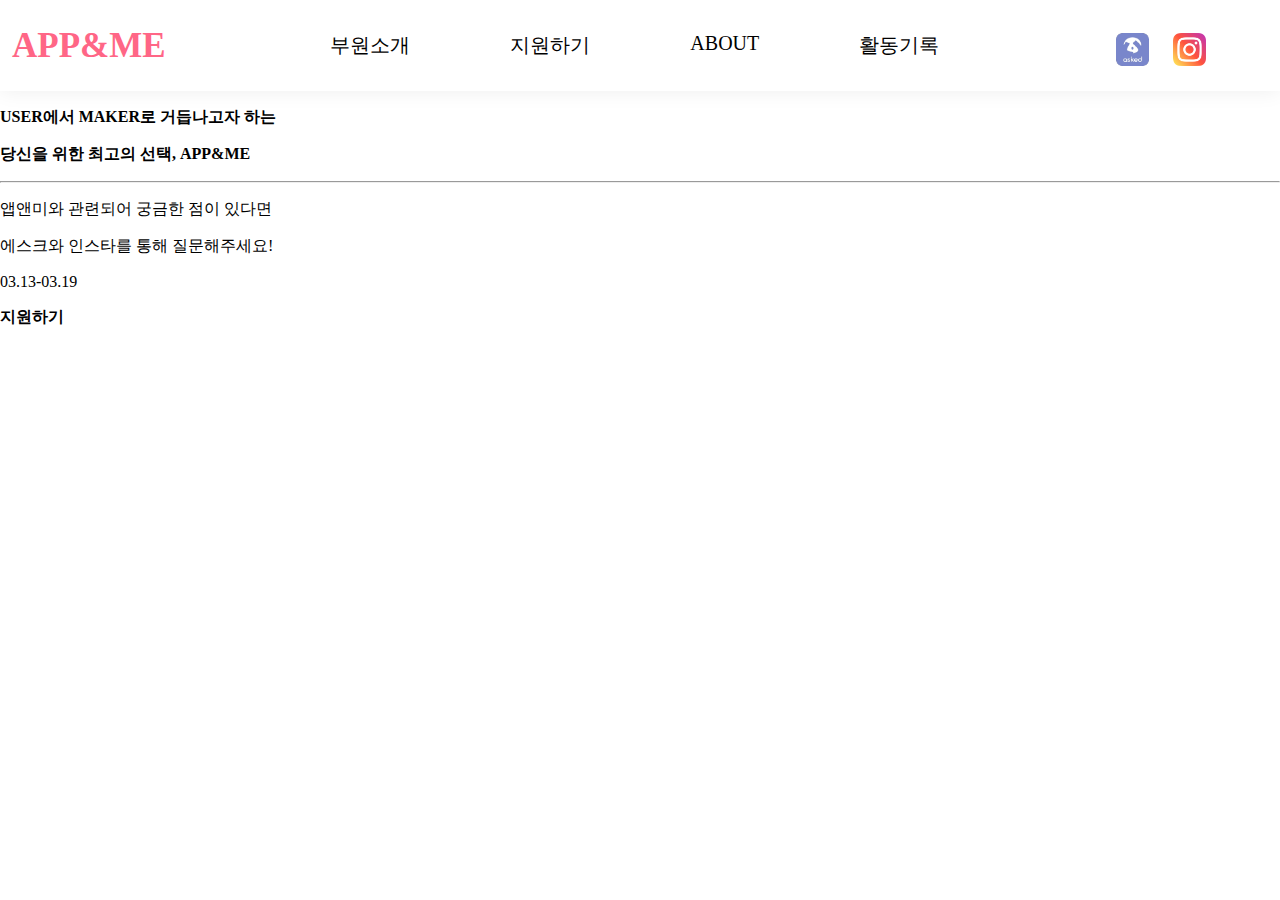
<file: index.html>
<!DOCTYPE html>
<html lang="en">
<head>
    <meta charset="UTF-8">
    <meta http-equiv="X-UA-Compatible" content="IE=edge">
    <meta name="viewport" content="width=device-width, initial-scale=1.0">
    <link rel="website icon" type="png" href="img/logo.png" />
    <!-- Boxicons -->
    <link href='https://unpkg.com/boxicons@2.1.2/css/boxicons.min.css' rel='stylesheet'>
    <link rel="stylesheet" href="css/index.css">
    <link rel="stylesheet" href="css/nav.css">
    <title>App & Me</title>
    <script src="index.js" defer></script>
</head>
<body>
    <header>
        <nav class="navbar">
            <div class="navbar_logo">
                <a class="logo-a" href="index.html">APP&ME</a>
            </div>
            <ul class="navbar-menu">
                <li><a href="members_10th.html">부원소개</a></li>
                <li><a href="apply.html">지원하기</a></li>
                <li><a href="about.html">ABOUT</a></li>
                <li><a href="activities.html">활동기록</a></li>
            </ul>
            <ul class="menus">
                <li><a href="https://asked.kr/AppandMe"><img src="img/ask.png" alt="ask"></a></li>
                <li><a href="https://instagram.com/app_and_me?igshid=NTdlMDg3MTY="><img class="ins" src="img/instagram.png" alt="instagram"></a></li>
            </ul>
            <a href="#" class="navbar_toogle">
                <i class='bx bx-menu'></i>
            </a>
        </nav>
    </header>
    
    <div class="main">
        <div class="img">
            <div class="title">
                <p class="first" style="font-weight: bold;">USER에서 MAKER로 거듭나고자 하는</p>
                <p class="first" style="font-weight: bold; margin-top: 1%;">당신을 위한 최고의 선택, APP&ME</p>
                <hr>
                <p class="sub">앱앤미와 관련되어 궁금한 점이 있다면</p>
                <p class="sub">에스크와 인스타를 통해 질문해주세요!</p>
                <p class="date">03.13-03.19</p>
                <div onclick="location.href='apply.html'" class="apply" style="cursor: pointer; font-weight: bold;">
                    지원하기
                </div>
            </div>
        </div>
    </div>
</body>
</html>
</file>
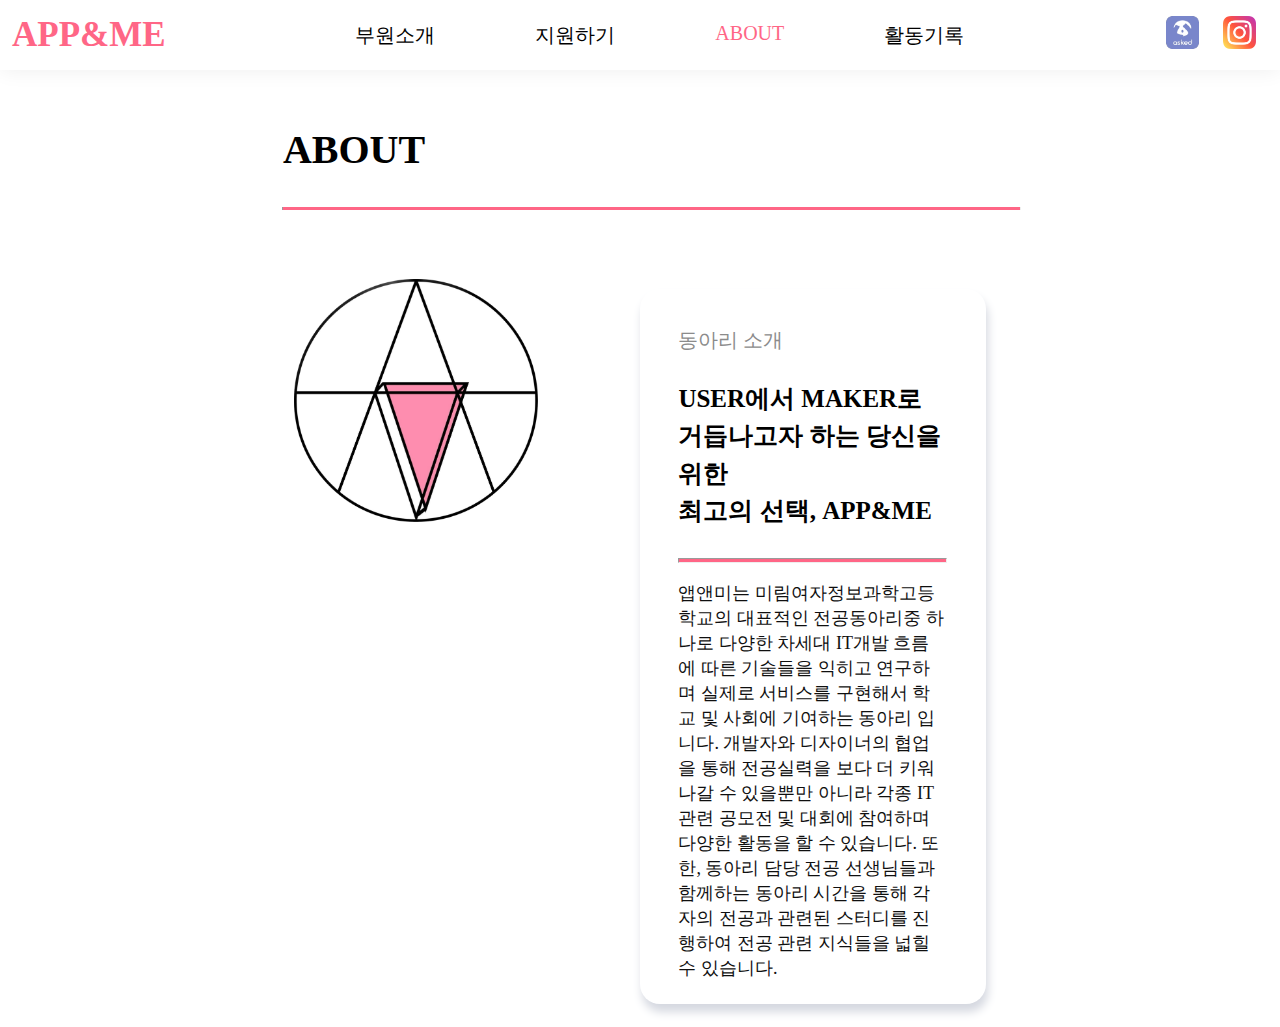
<file: about.html>
<!DOCTYPE html>
<html>
    <head>
        <meta charset="UTF-8">
        <meta http-equiv="X-UA-Compatible" content="IE=edge">
        <meta name="viewport" content="width=device-width, initial-scale=1.0">
        <link rel="website icon" type="png" href="img/logo.png" />
        <!-- Boxicons -->
        <link href='https://unpkg.com/boxicons@2.1.2/css/boxicons.min.css' rel='stylesheet'>
        <link rel="stylesheet" href="css/about.css">
        <link rel="stylesheet" href="css/nav.css">
        <script src="index.js" defer></script>
        <title>APP & ME</title>
    </head>

    <body>
        <header>
            <nav class="navbar">
                <div class="navbar_logo">
                    <a class="logo-a" href="index.html">APP&ME</a>
                </div>
                <ul class="navbar-menu">
                    <li><a href="members_10th.html">부원소개</a></li>
                    <li><a href="apply.html">지원하기</a></li>
                    <li><a style="color: #FF6686;" href="about.html">ABOUT</a></li>
                    <li><a href="activities.html">활동기록</a></li>
                </ul>
                <ul class="menus">
                    <li><a href="https://asked.kr/AppandMe"><img src="img/ask.png" alt="ask"></a></li>
                    <li><a href="https://instagram.com/app_and_me?igshid=NTdlMDg3MTY="><img class="ins" src="img/instagram.png" alt="instagram"></a></li>
                </ul>
                <a href="#" class="navbar_toogle">
                    <i class='bx bx-menu'></i>
                </a>
            </nav>
        </header>
        <div class="margin">
            <div class="box1">
              <div class="about">ABOUT</div>
              <center>
                <hr>
              </center><br>
              <div class="title_contents"><img src="/img/logo.png" alt=""></div>
            </div>
            <div class="box2">
              <div class="title">동아리 소개</div><br>
              <div class="subtitle">USER에서 MAKER로<br>거듭나고자 하는 당신을 위한<br>최고의 선택, APP&ME</div><br>
              <hr><br>
              <div class="contents">
                <p>
                  앱앤미는 미림여자정보과학고등학교의 대표적인 전공동아리중 하나로 다양한 차세대 IT개발 흐름에 따른 기술들을 익히고 연구하며 실제로 서비스를 구현해서 학교 및 사회에 기여하는 동아리 입니다. 개발자와
                  디자이너의 협업을 통해 전공실력을 보다 더 키워나갈 수 있을뿐만 아니라 각종 IT관련 공모전 및 대회에 참여하며 다양한 활동을 할 수 있습니다. 또한, 동아리 담당 전공 선생님들과 함께하는 동아리
                  시간을 통해 각자의 전공과 관련된 스터디를 진행하여 전공 관련 지식들을 넓힐 수 있습니다.
                </p>
              </div>
            </div>
          </div>
    </body>
</html>
</file>
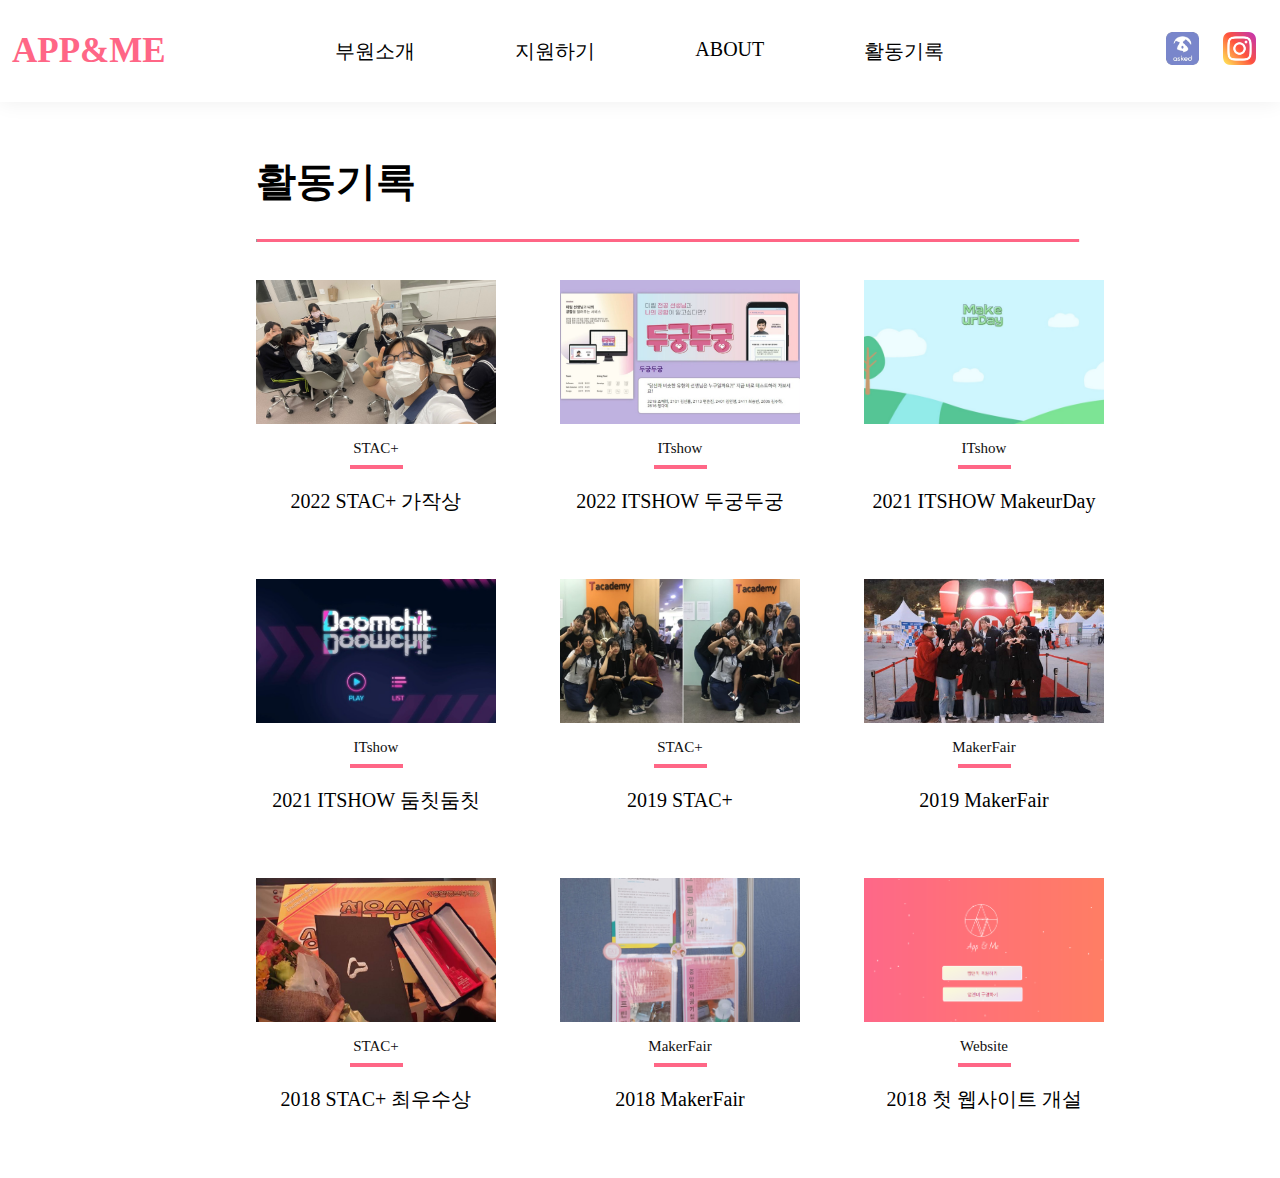
<file: activities.html>
<!DOCTYPE html>
<html>
    <head>
        <meta charset="UTF-8">
        <meta http-equiv="X-UA-Compatible" content="IE=edge">
        <meta name="viewport" content="width=device-width, initial-scale=1.0">
        <link rel="website icon" type="png" href="img/logo.png" />
        <!-- Boxicons -->
        <link href='https://unpkg.com/boxicons@2.1.2/css/boxicons.min.css' rel='stylesheet'>
        <link rel="stylesheet" href="css/activities.css">
        <link rel="stylesheet" href="css/nav.css">
        <script src="index.js" defer></script>
        <title>APP & ME</title>
    </head>

    <body>
        <header>
            <nav class="navbar">
                <div class="navbar_logo">
                    <a class="logo-a" href="index.html">APP&ME</a>
                </div>
                <ul class="navbar-menu">
                    <li><a href="members_10th.html">부원소개</a></li>
                    <li><a href="apply.html">지원하기</a></li>
                    <li><a href="about.html">ABOUT</a></li>
                    <li><a href="activities.html">활동기록</a></li>
                </ul>
                <ul class="menus">
                    <li><a href="https://asked.kr/AppandMe"><img src="img/ask.png" alt="ask"></a></li>
                    <li><a href="https://instagram.com/app_and_me?igshid=NTdlMDg3MTY="><img class="ins" src="img/instagram.png" alt="instagram"></a></li>
                </ul>
                <a href="#" class="navbar_toogle">
                    <i class='bx bx-menu'></i>
                </a>
            </nav>
        </header>

        <div class="margin">
            <div class = "title">활동기록</div>
            <hr id="title_hr">

            <div class="wrap">
                <article>
                    <div class="pic">
                        <img src="img\2022_STAC_가작상.jpg" alt="STAC">
                    </div>
                    <div class="subtitle">STAC+</div>
                    <hr>
                    <p>2022 STAC+ 가작상</p> 
                </article>

                <article>
                    <div class="pic">
                        <img src="img\2022_ITSHOW_두궁두궁.png" alt="ITSHOW">
                    </div>
                    <div class="subtitle">ITshow</div>
                    <hr>
                    <p>2022 ITSHOW 두궁두궁</p> 
                </article>

                <article>
                    <div class="pic">
                        <img src="img\makeurday.jpg" alt="ITSHOW">
                    </div>
                    <div class="subtitle">ITshow</div>
                    <hr>
                    <p>2021 ITSHOW MakeurDay</p> 
                </article>

                <article>
                    <div class="pic">
                        <img src="img\2021_ITSHOW_둠칫둠칫.png" alt="ITSHOW">
                    </div>
                    <div class="subtitle">ITshow</div>
                    <hr>
                    <p>2021 ITSHOW 둠칫둠칫</p> 
                </article>

                <article>
                    <div class="pic">
                        <img src="img\2019_STAC_1.png" alt="STAC">
                    </div>
                    <div class="subtitle">STAC+</div>
                    <hr>
                    <p>2019 STAC+</p> 
                </article>

                <article>
                    <div class="pic">
                        <img src="img\2019_메이커페어.png" alt="MakerFair">
                    </div>
                    <div class="subtitle">MakerFair</div>
                    <hr>
                    <p>2019 MakerFair</p> 
                </article>

                <article>
                    <div class="pic">
                        <img src="img\2018STAC_최우수상.png" alt="STAC">
                    </div>
                    <div class="subtitle">STAC+</div>
                    <hr>
                    <p>2018 STAC+ 최우수상</p> 
                </article>

                <article>
                    <div class="pic">
                        <img src="img\2018_메이커페어.png" alt="MakerFair">
                    </div>
                    <div class="subtitle">MakerFair</div>
                    <hr>
                    <p>2018 MakerFair</p> 
                </article>

                <article>
                    <div class="pic">
                        <img src="img\첫사이트개설.png" alt="applysite">
                    </div>
                    <div class="subtitle">Website</div>
                    <hr>
                    <p>2018 첫 웹사이트 개설</p> 
                </article>

            </div>
    </div>
    </body>
</html>
</file>
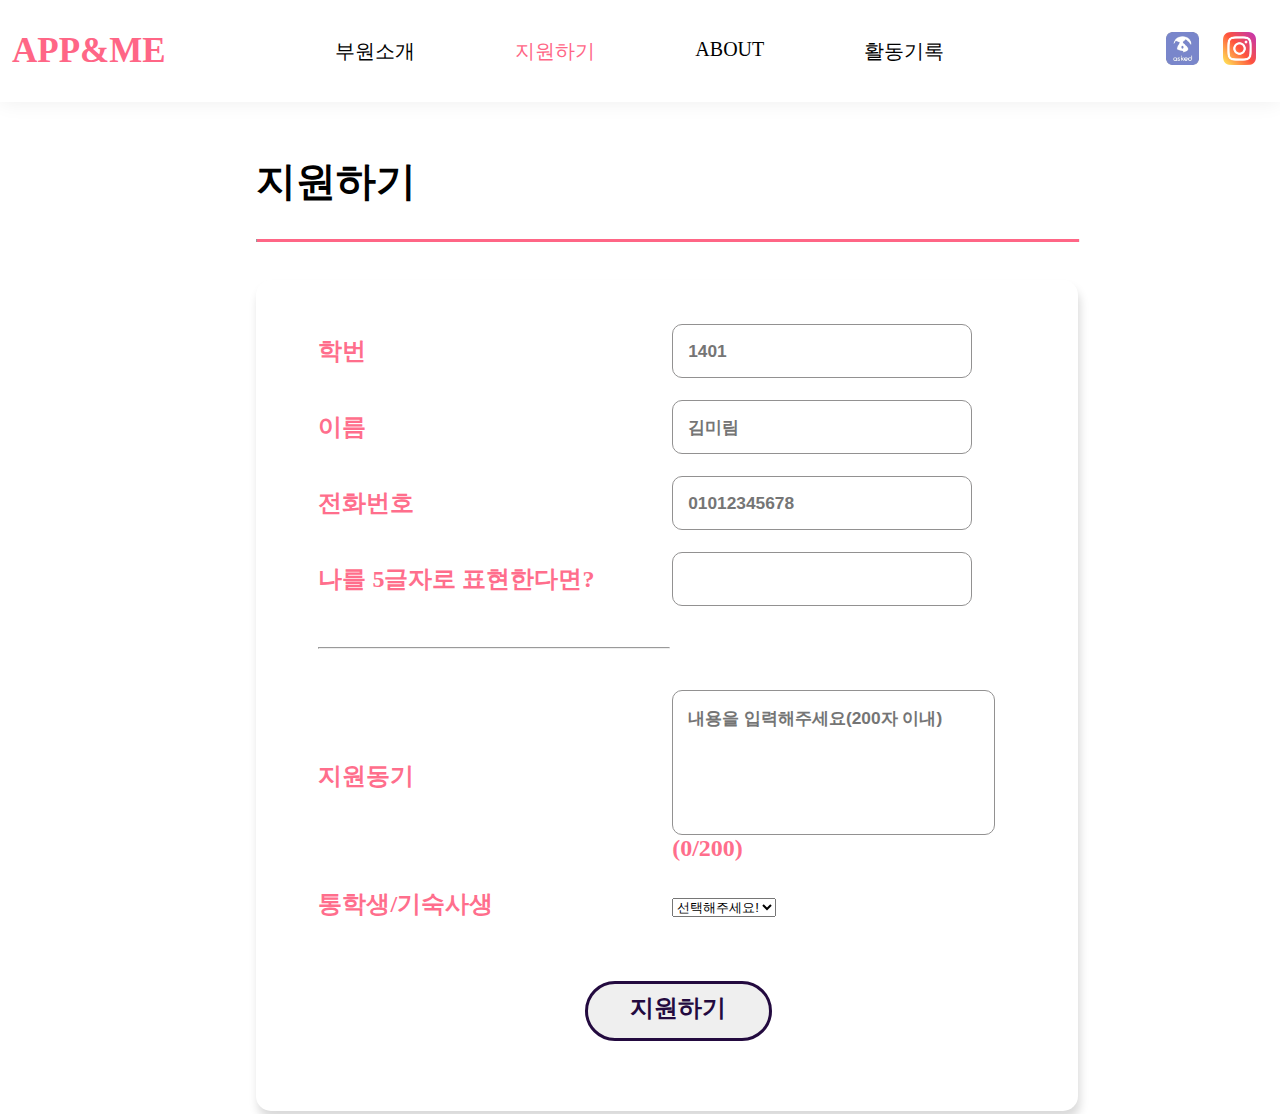
<file: apply.html>
<!DOCTYPE html>
<html lang="en">
<head>
    <meta charset="UTF-8">
    <meta http-equiv="X-UA-Compatible" content="IE=edge">
    <meta name="viewport" content="width=device-width, initial-scale=1.0">
    <link rel="website icon" type="png" href="img/logo.png" />
    <!-- Boxicons -->
    <link href='https://unpkg.com/boxicons@2.1.2/css/boxicons.min.css' rel='stylesheet'>
    <link rel="stylesheet" href="css/apply.css">
    <link rel="stylesheet" href="css/nav.css">
    <title>App & Me</title>
    <script src="index.js" defer></script>
</head>
<body>
    <header>
        <nav class="navbar">
            <div class="navbar_logo">
                <a class="logo-a" href="index.html">APP&ME</a>
            </div>
            <ul class="navbar-menu">
                <li><a href="members_10th.html">부원소개</a></li>
                <li><a style="color: #FF6686;" href="apply.html">지원하기</a></li>
                <li><a href="about.html">ABOUT</a></li>
                <li><a href="activities.html">활동기록</a></li>
            </ul>
            <ul class="menus">
                <li><a href="https://asked.kr/AppandMe"><img src="img/ask.png" alt="ask"></a></li>
                <li><a href="https://instagram.com/app_and_me?igshid=NTdlMDg3MTY="><img class="ins" src="img/instagram.png" alt="instagram"></a></li>
            </ul>
            <a href="#" class="navbar_toogle">
                <i class='bx bx-menu'></i>
            </a>
        </nav>
    </header>
    <div class="margin">
        <div class="title">지원하기</div>
        <hr id="title_hr">
    </div>
    <div class="margin">
        <center>
            <div class="box">
                    <form method="post" action="apply.php">
                        <table width="95%" class="list-table">
                            <tbody>
                                <tr class="content">
                                    <td>학번</td>
                                    <td><input type="text" id="hakbun" name="hakbun" placeholder="1401"></td>
                                </tr>
                                <tr class="content">
                                    <td>이름</td>
                                    <td><input type="text" id="name" name="name" placeholder="김미림"></td>
                                </tr>
                                <tr class="content">
                                    <td>전화번호</td>
                                    <td><input type="text" id="tel" name="tel" placeholder="01012345678"></td>
                                </tr>
                                <tr class="content">
                                    <td>나를 5글자로 표현한다면?</td>
                                    <td><input type="text" id="fiveme" name="fiveme" maxlength="5"></td>
                                </tr>
                                <tr>
                                    <td>
                                        <hr>
                                    </td>
                                </tr>
                                <tr class="content">
                                    <td>지원동기</td>
                                    <td colspan="2">
                                        <textarea name="content" id="text"  rows="6" placeholder="내용을 입력해주세요(200자 이내)"></textarea>
                                        <div id="text_cnt">(0/200)</div>
                                    </td>
                                </tr>
                                <tr class="content">
                                    <td>통학생/기숙사생</td>
                                    <td>
                                        <select name="region">
                                            <option value="기본">선택해주세요!</option>
                                            <option value="통학생">통학생</option>
                                            <option value="기숙사생">기숙사생</option>
                                        </select>
                                    </td>
                                </tr>
                            </tbody>
                        </table>
                        <input type="submit" class="apply" value="지원하기" onclick="" style="cursor: pointer;">
                    </form>
            </div>
        </center>
    </div>
    <script src="https://code.jquery.com/jquery-3.4.1.js"></script>
    <script>
        // 글자수 제한 체크
        $(document).ready(function() {
            $('textarea').on('input', function() {
                var maxLength = 200;
                var length = $(this).val().length;
                
                if (length > maxLength) {
                $(this).val($(this).val().substring(0, maxLength));
                alert('글자 수는 200자 이하여야 합니다.');
                }
            });
            });
            
        // 실시간 글자수 체크
        $(document).ready(function() {
            $('#text').on('keyup', function() {
                $('#text_cnt').html("("+$(this).val().length+" / 200)");
        
                if($(this).val().length > 200) {
                    $(this).val($(this).val().substring(0, 200));
                    $('#text_cnt').html("(200 / 200)");
                }
            });
        });
    </script>
</body>
</html>
</file>
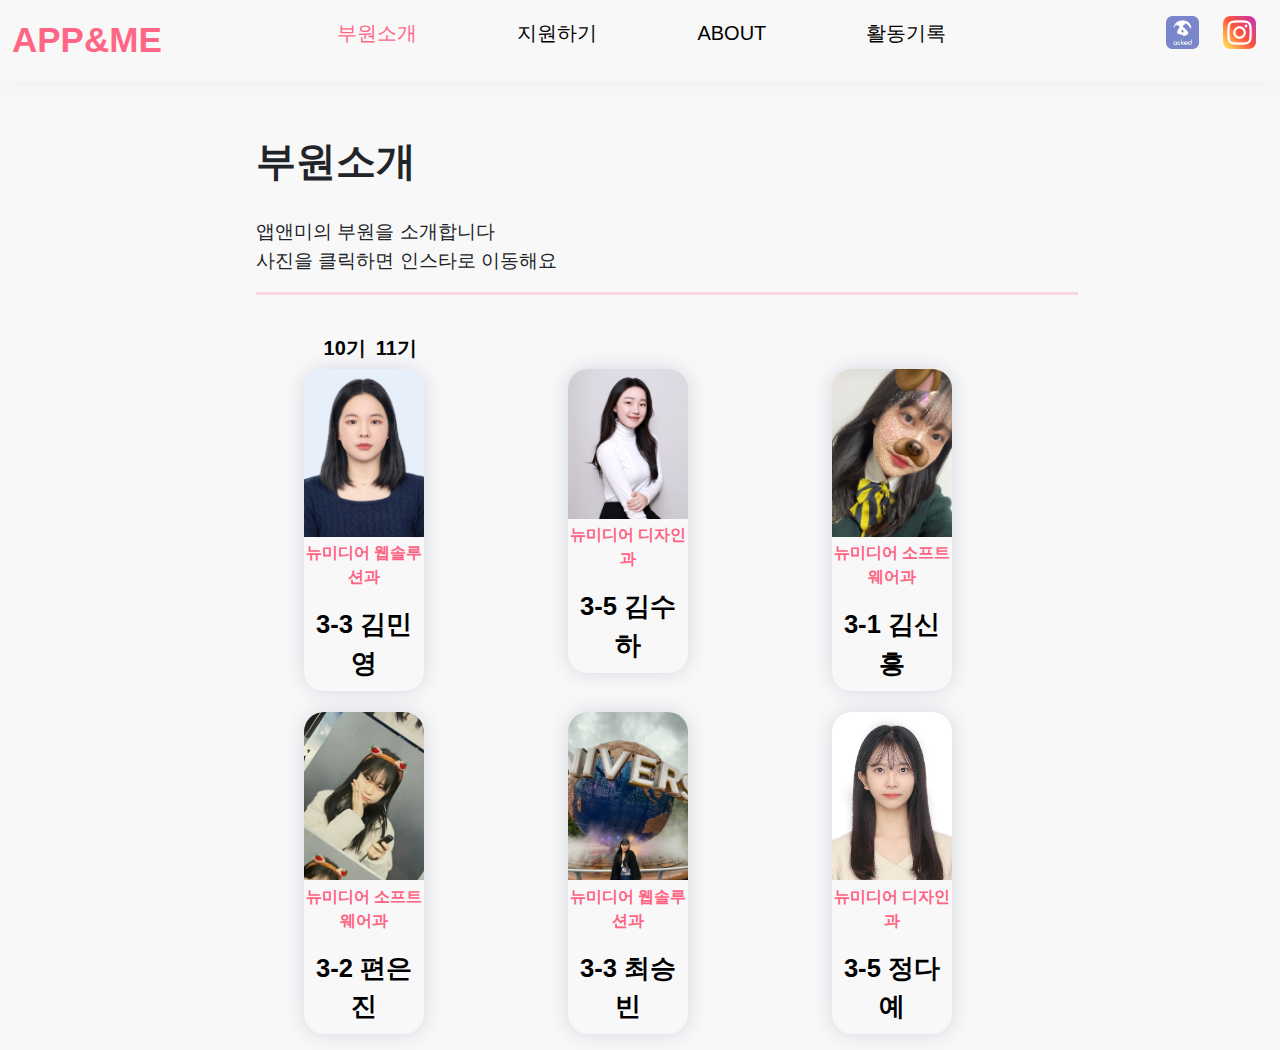
<file: members_10th.html>
<!DOCTYPE html>
<html lang="en">
<head>
    <meta charset="UTF-8">
    <meta http-equiv="X-UA-Compatible" content="IE=edge">
    <meta name="viewport" content="width=device-width, initial-scale=1.0">
    <!-- Boxicons -->
    <link href='https://unpkg.com/boxicons@2.1.2/css/boxicons.min.css' rel='stylesheet'>
    <link href="https://cdn.jsdelivr.net/npm/bootstrap@5.1.3/dist/css/bootstrap.min.css" rel="stylesheet">
    <link rel="website icon" type="png" href="img/logo.png" />
    <title>부원소개</title>
    <link rel="stylesheet" href="css/members.css">
    <link rel="stylesheet" href="css/nav.css">
    <script src="index.js" defer></script>
</head>
<body>
    <header>
        <nav class="navbar">
            <div class="navbar_logo">
                <a class="logo-a" href="index.html">APP&ME</a>
            </div>
            <ul class="navbar-menu">
                <li><a style="color: #FF6686;" href="members_10th.html">부원소개</a></li>
                <li><a href="apply.html">지원하기</a></li>
                <li><a href="about.html">ABOUT</a></li>
                <li><a href="activities.html">활동기록</a></li>
            </ul>
            <ul class="menus">
                <li><a href="https://asked.kr/AppandMe"><img src="img/ask.png" alt="ask"></a></li>
                <li><a href="https://instagram.com/app_and_me?igshid=NTdlMDg3MTY="><img class="ins" src="img/instagram.png" alt="instagram"></a></li>
            </ul>
            <a href="#" class="navbar_toogle">
                <i class='bx bx-menu'></i>
            </a>
        </nav>
    </header>
    
    <div class="titles">
        <div class="title">부원소개</div>
        <p class="introduction">앱앤미의 부원을 소개합니다<br>사진을 클릭하면 인스타로 이동해요</p>
        <hr id="title_hr">
       
   
   <div class="container-fluid">
    <a href="members_10th.html" style="border: none; background-color: transparent; font-weight: bold;">&nbsp;&nbsp;&nbsp;&nbsp;&nbsp;&nbsp;&nbsp;&nbsp;&nbsp;&nbsp;10기</a>
    <a href="members_11h.html" style="border: none; background-color: transparent; font-weight: bold;">&nbsp;11기</a>  
</div>
<style>
    a:hover {
        color: #FF6686;
  }
</style>
    <div class="row">
        <div class="col-md-4">
            <a href="https://www.instagram.com/alszero_05/">
                <div class="member">
                    
                    <img src="img/김민영.jpg">
                    <div class="name">
                        <p id="hakgwa">뉴미디어 웹솔루션과</p>
                        <p id="name">3-3 김민영</p>
                    </div>
                </div>
            </a> 
        </div>

        <div class="col-md-4">
            <a href="https://www.instagram.com/so_0.haa/">
                <div class="member">
                    <img src="img/김수하.jpg">
                    <div class="name">
                        <p id="hakgwa">뉴미디어 디자인과</p>
                        <p id="name">3-5 김수하</p>
                    </div>
                </div>
            </a>
            </div>
        

    <div class="col-md-4">
    <a href="https://www.instagram.com/heungyomi/">
        <div class="member">
            <img src="img/김신흥.jpg">
            <div class="name">
                <p id="hakgwa">뉴미디어 소프트웨어과</p>
                <p id="name">3-1 김신흥</p>
            </div>
        </div>
    </a>
    </div>


    <div class="col-md-4">
            <a href="https://www.instagram.com/s_ehjn/">
                <div class="member">
                    <img src="img/편은진.jpg">
                    <div class="name">
                        <p id="hakgwa">뉴미디어 소프트웨어과</p>
                        <p id="name">3-2 편은진</p>
                    </div>
                </div>
            </a>
        </div>


        <div class="col-md-4">
            <a href="https://www.instagram.com/wandukong.sb/">
                <div class="member">
                    <img src="img/최승빈.jpg">
                    <div class="name">
                        <p id="hakgwa">뉴미디어 웹솔루션과</p>
                        <p id="name">3-3 최승빈</p>
                    </div>
                </div>
            </a>
        </div>


        <div class="col-md-4">
            <a href="https://www.instagram.com/daye._.5/">
                <div class="member">
                    <img src="img/정다예.jpg">
                    <div class="name">
                        <p id="hakgwa">뉴미디어 디자인과</p>
                        <p id="name">3-5 정다예</p>
                    </div>
                </div>
            </a>
        </div>

    </div>
</div>

</body>
<script src="https://cdn.jsdelivr.net/npm/bootstrap@5.1.3/dist/js/bootstrap.bundle.min.js"></script>
</html>
</file>
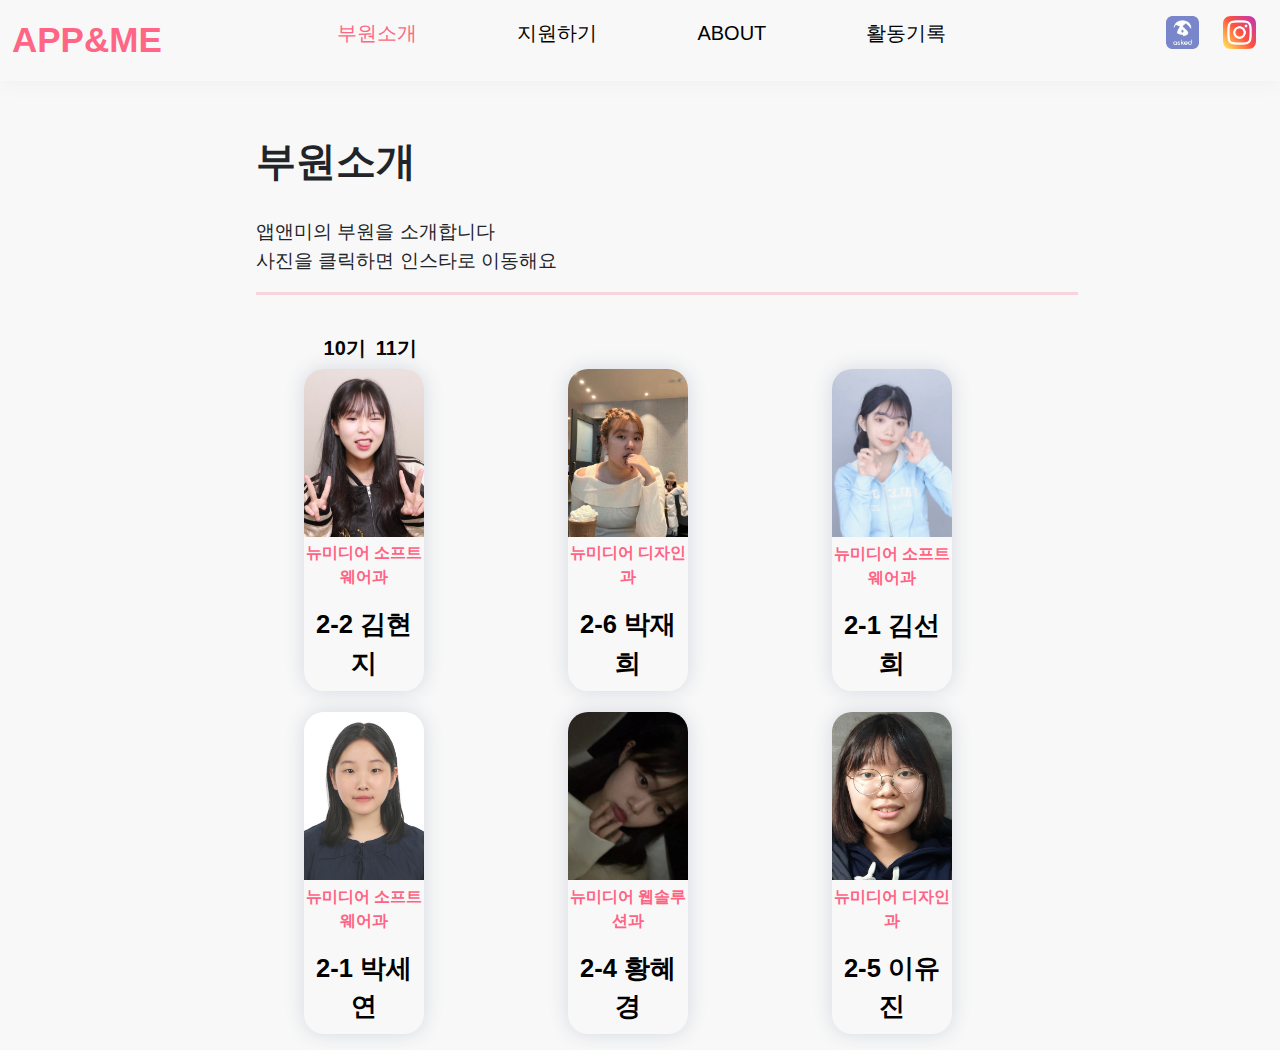
<file: members_11h.html>
<!DOCTYPE html>
<html lang="en">
<head>
    <meta charset="UTF-8">
    <meta http-equiv="X-UA-Compatible" content="IE=edge">
    <meta name="viewport" content="width=device-width, initial-scale=1.0">
    <!-- Boxicons -->
    <link href='https://unpkg.com/boxicons@2.1.2/css/boxicons.min.css' rel='stylesheet'>
    <link href="https://cdn.jsdelivr.net/npm/bootstrap@5.1.3/dist/css/bootstrap.min.css" rel="stylesheet">
    <link rel="website icon" type="png" href="img/logo.png" />
    <title>부원소개</title>
    <link rel="stylesheet" href="css/members.css">
    <link rel="stylesheet" href="css/nav.css">
</head>
<body>
    <header>
        <nav class="navbar">
            <div class="navbar_logo">
                <a class="logo-a" href="index.html">APP&ME</a>
            </div>
            <ul class="navbar-menu">
                <li><a style="color: #FF6686;" href="members_10th.html">부원소개</a></li>
                <li><a href="apply.html">지원하기</a></li>
                <li><a href="about.html">ABOUT</a></li>
                <li><a href="activities.html">활동기록</a></li>
            </ul>
            <ul class="menus">
                <li><a href="https://asked.kr/AppandMe"><img src="img/ask.png" alt="ask"></a></li>
                <li><a href="https://instagram.com/app_and_me?igshid=NTdlMDg3MTY="><img class="ins" src="img/instagram.png" alt="instagram"></a></li>
            </ul>
            <a href="#" class="navbar_toogle">
                <i class='bx bx-menu'></i>
            </a>
        </nav>
    </header>
    
    <div class="titles">
        <div class="title">부원소개</div>
        <p class="introduction">앱앤미의 부원을 소개합니다<br>사진을 클릭하면 인스타로 이동해요</p>
        <hr id="title_hr">
   
   <div class="container-fluid">
    <a href="members_10th.html" style="border: none; background-color: transparent; font-weight: bold;">&nbsp;&nbsp;&nbsp;&nbsp;&nbsp;&nbsp;&nbsp;&nbsp;&nbsp;&nbsp;10기</a>
        <a href="members_11h.html" style="border: none; background-color: transparent; font-weight: bold;">&nbsp;11기</a>  
    </div>
    <style>
        a:hover {
            color: #FF6686;
      }
    </style>
    <div class="row">
        <div class="col-md-4">
            <a href="https://www.instagram.com/de_quei/">
                <div class="member">
                    <img src="img/김현지.jpg">
                    <div class="name">
                        <p id="hakgwa">뉴미디어 소프트웨어과</p>
                        <p id="name">2-2 김현지</p>
                    </div>
                </div>
            </a> 
        </div>

        <div class="col-md-4">
            <a href="https://www.instagram.com/qorhvmek_52/">
                <div class="member">
                    <img src="img/박재희.jpg">
                    <div class="name">
                         <p id="hakgwa">뉴미디어 디자인과</p>
                         <p id="name">2-6 박재희</p>
                    </div>
                </div>
            </a>
            </div>
        

    <div class="col-md-4">
    <a href="https://www.instagram.com/iris_starry_/">
        <div class="member">
            <img src="img/김선희.jpg">
            <div class="name">
                <p id="hakgwa">뉴미디어 소프트웨어과</p>
                <p id="name">2-1 김선희</p>
            </div>
        </div>
    </a>
    </div>


    <div class="col-md-4">
            <a href="https://www.instagram.com/seyeonparkk/">
                <div class="member">
                    <img src="img/박세연.jpg">
                    <div class="name">
                        <p id="hakgwa">뉴미디어 소프트웨어과</p>
                        <p id="name">2-1 박세연</p>
                    </div>
                </div>
            </a>
        </div>


        <div class="col-md-4">
            <a href="https://www.instagram.com/hulrud/">
                <div class="member">
                    <img src="img/황혜경.jpg">
                    <div class="name">
                        <p id="hakgwa">뉴미디어 웹솔루션과</p>
                        <p id="name">2-4 황혜경</p>
                    </div>
                </div>
            </a>
        </div>


        <div class="col-md-4">
            <a href="https://www.instagram.com/leeyoujin410/">
                <div class="member">
                    <img src="img/이유진.jpg">
                    <div class="name">
                        <p id="hakgwa">뉴미디어 디자인과</p>
                        <p id="name">2-5 이유진</p>
                    </div>
                </div>
            </a>
        </div>

    </div>
</div>

   

</body>
<script src="index.js" defer></script>
<script src="https://cdn.jsdelivr.net/npm/bootstrap@5.1.3/dist/js/bootstrap.bundle.min.js"></script>
</html>
</file>
<file: css/index.css>
body{
  margin: 0;
}
.logo-a{
  text-decoration: none;
  font-size: 50px;
  font-weight: bold;
  color: #FF6686;
}
header .head{
  display: flex;
  justify-content: space-between;
}
header .logo{
  padding-top: 20px;
  display: flex;
  text-align: center;
  padding: 8px 20px;
}
header .menus{
  padding-top: 13px;
  list-style: none;
  display: flex;
  margin: 0;
  padding-left: 0;
}
.menus li{
  padding: 0px 10px;
}
.ins{
  padding-right: 50px;
}
img{
  width: 44px;
  height: 44px;
}
.background{
  margin-top: 30px;
}
.bg{
  text-align: center;
  height: 100vh;
  width: 100%;
  background-size: cover;
}
</file>
<file: css/nav.css>
* body{
  margin: 0;
}
header{
  box-shadow: 0px 0px 20px #eee;
}
.navbar{
  display: flex;
  justify-content: space-between;
  align-items: center;
  padding: 8px 12px;
}
img{
  width: 33px;
  height: 33px;
}
.logo-a{
  text-decoration: none;
  font-size: 35px;
  font-weight: bold;
  color: #FF6686;
}
a{
  text-decoration: none;
  font-size: 20px;
  font-weight: medium;
  color: #000000;
}
.navbar-menu{
  display: flex;
  list-style: none;
  padding-left: 0;
}
.navbar-menu li{
  padding: 8px 50px;
}
.navbar-menu li:hover{
  background-color: #FF6686;
  border-radius: 4px;
}
.menus{
  list-style: none;
  display: flex;
}.menus li{
  padding: 8px 12px;
}
.navbar_toogle{
  display: none;
    position: absolute;
    right: 32px;
    font-size: 35px;

}
@media screen and (max-width:991px) {
    .navbar{
      flex-direction: column;
      align-items: flex-start;
      padding: 8px 24px;
    }
    .navbar-menu{
      display: none;
      flex-direction: column;
      align-items: center;
      width: 100%;
    }
    .navbar-menu li{
      width: 100%;
      text-align: center;
    }
    .menus{
      display: none;
      justify-content: center;
      width: 100%;
      padding-left: 0;
    }
    .navbar_toogle{
      display: block;
    }

    .navbar-menu.active,
    .menus.active{
      display: flex;
    }
}
</file>
<file: css/about.css>
::-webkit-scrollbar {
    display: none;
  }
  *{
    margin: 0;
    padding: 0;
}
.margin{
    margin-top: 3%;
    margin-left: 20%;
    margin-right: 20%;
}
.about{
    font-weight: 700;
    font-size: 2.5em;
    line-height: 22mm;
    margin-bottom: 2%;
    margin-left: 3.5%;
}
.box1 hr{
    width: 96%;
    height: 3px;
    border-bottom: 0px;
    border-top: 0px;
    margin-bottom: 5%;
    margin-left: 3%;
    background-color: #FF6686;
}
.box1 img{
    position: absolute;
    width: 19vw;
    height: 19vw;
    margin-top: 1%;
    margin-left: 3%;
}
.box2{
    margin-top: 3%;
    margin-left: 50%;
    margin-right: 5%;
    margin-bottom: 3%;
    padding-left: 5%;
    padding-right: 5%;
    padding-top: 5%;
    padding-bottom: 3%;

    height: 50vh + 100vw;

    box-shadow: 2px 8px 10px #d5d8e0;
    
    border-radius: 20px;
}
.box2 .title {
    font-family: 'Inter';
    font-style: normal;
    font-weight: 500;
    font-size: 20px;
    line-height: 24px;

    color: #8B8B8B;
  }
.box2 .subtitle{
    margin-top: 10px;
    font-family: 'Inter';
    font-style: normal;
    font-weight: 700;
    font-size: 25px;
    line-height: 150%;
    color: #000000;
}
.box2 hr{
    height: 3px;
    margin-top: 10px;
    background-color: #FF6686;
}
.box2 .contents{
    font-family: 'Inter';
    font-style: normal;
    font-weight: 400;
    font-size: 18px;
    line-height: 139%;
    color: #0F0F0F;
}
@media screen and (max-width: 991px) {
    .margin{
        width: 100%;
        float: left;
        margin: 0 auto;
    }
    .box1{
        width: 100%;
        left: 10%;
        margin-top: 10%;
        float: left;
        text-align: center;
    }
    .about{
        font-weight: 700;
        font-size: 5em;
    }
    .box1 hr {
        width: 50%;
        height: 3px;
        border-bottom: 0px;
        border-top: 0px;
        margin-bottom: 5%;
        margin-left: 3%;
        background-color: #FF6686;
    }
    .box1 img{
        position: relative;
        width: 45vw;
        height: 45vw;
        margin-top: 1%;
        margin-left: 3%;
    }
    .box2 {
        background-color: #ffffff;
        width: 50%;
        /* text-align: center; */
        margin-top: 88%;
        margin-left: 22%;
        /* margin-left: 50%; */
        box-shadow: 10px 5px 50px 30px #ebe9e9;
    }
    .box2 .title {
        font-size: 25px;
    }
    .box2 .subtitle{
        font-size: 30px;
    }
    .box2 .contents{
        font-size: 25px;
    }
}
@media screen and (max-width:479px){
    .margin{
        width: 100%;
        float: left;
        margin: 0 auto;
    }
    .box1{
        width: 100%;
        left: 10%;
        margin-top: 10%;
        float: left;
        text-align: center;
    }
    .about{
        font-weight: 700;
        font-size: 3em;
    }
    .box1 hr {
        width: 50%;
        height: 3px;
        border-bottom: 0px;
        border-top: 0px;
        margin-bottom: 5%;
        margin-left: 3%;
        background-color: #FF6686;
    }
    .box1 img{
        position: relative;
        width: 45vw;
        height: 45vw;
        margin-top: 1%;
        margin-left: 3%;
    }
    .box2 {
        background-color: #ffffff;
        width: 50%;
        /* text-align: center; */
        margin-top: 100%;
        margin-left: 22%;
        /* margin-left: 50%; */
        box-shadow: 10px 5px 50px 30px #ebe9e9;
    }
    .box2 .title {
        font-size: 23px;
    }
    .box2 .subtitle{
        font-size: 14px;
    }
    .box2 .contents{
        font-size: 14px;
    }
}
</file>
<file: css/activities.css>
::-webkit-scrollbar {
    display: none;
  }
  body{
    margin: 0;

  }
  .margin {
    margin-top: 3%;
    margin-left: 20%;
    margin-right: 20%;
  }

  .title {
    font-weight: 700;
    font-size: 2.5em;
    line-height: 22mm;
    margin-bottom: 2%;
  }
  
  #title_hr {
    width: 107%;
    height: 3px;
    border-bottom: 0px;
    border-top: 0px;
    margin-bottom: 5%;
    background-color: #FF6686;
  } 

  .margin .wrap {
    width: 120%;

  }

  .margin .wrap article {
    float: left;
    margin-right: 5vw;
    margin-bottom: 5%;
  }

  .margin .wrap article .pic {
    position: relative;
    width: 16vw;
    height: 16vh;

    min-width: 240px;

    margin-bottom: 15px;

    background: #333;
    
    overflow: hidden;
  }

  .margin .wrap article hr {
    width: 49px;
    height: 0px;
    left: 1060px;
    top: 757px;

    border: 2px solid #FF6686;
  }
  .margin .wrap article .pic img {
    object-fit: cover;
    width: 100%;
    height: 100%;
}

  .margin .wrap article .subtitle {
    font-family: 'Inter';
    font-style: normal;
    font-weight: 400;
    font-size: 15px;
    line-height: 18px;
    text-align: center;

    color: #0F0F0F;
  }

  .margin .wrap article p {
    font-family: 'Inter';
    font-style: normal;
    font-weight: 400;
    font-size: 20px;
    line-height: 24px;
    text-align: center;

    color: #000000;
  }

  @media screen and (max-width:991px) {
    *{
      margin: 0;
      padding: 0;
    }
    .title {
      font-weight: 700;
      font-size: 2em;
      line-height: 22mm;
      margin-bottom: 2%;
     }
     .margin .wrap article hr {
      width: 49px;
      height: 0px;
      left: 1060px;
      top: 757px;
      border: 2px solid #FF6686;
      margin-left: 38%;
    }
  }
  @media screen and (max-width:479px) {
    *{
      margin: 0;
      padding: 0;
    }
    .title {
      font-weight: 700;
      font-size: 1.5em;
      line-height: 22mm;
      margin-bottom: 2%;
     }
     .margin .wrap article hr {
      width: 49px;
      height: 0px;
      left: 1060px;
      top: 757px;
      border: 2px solid #FF6686;
      margin-left: 38%;
    }
  }
</file>
<file: css/apply.css>
::-webkit-scrollbar {
    display: none;
  }
  body{
    margin: 0;
  
  }
  .margin {
    margin-top: 3%;
    margin-left: 20%;
    margin-right: 20%;
}
  .title {
    font-weight: 700;
    font-size: 2.5em;
    line-height: 22mm;
    margin-bottom: 2%;
}
#title_hr {
    width: 107%;
    height: 3px;
    border-bottom: 0px;
    border-top: 0px;
    margin-bottom: 5%;
    background-color: #FF6686;
}
.box {
  background-color: #ffffff;
  width: 94%;
  height: 800px;
  text-align: center;
  box-align: center;
  border-radius: 15px;
  padding-top: 3%;
  padding-bottom: 1%;
  padding-left: 8%;
  padding-right: 5%;
  box-shadow: 2px 8px 10px 0px rgba(0, 0, 0, 0.15);
}
table {
  border-collapse: separate;
  border-spacing: 0 20px;
}
.apply {
	width: 26%;
	height: 60px;
	font-size: 1.5em;
	font-weight: 700;
  color: #230A3F;
	border: solid 3.5px #230A3F;
	border-radius: 100px;
  padding-top: 1%;
  padding-bottom: 4%;
  padding-left: 5%;
  padding-right: 5%;
	margin-top: 5%;
  margin-bottom: 10%;
}
tbody {
  display: table-row-group;
  vertical-align: middle;
  border-color: inherit;
}
.list-table tbody td {
  text-align: left;
  /* border-bottom: 1px solid gray; */
  height: 40px;
}
.content {
  color: #FF6E8C;
  font-weight: 700;
  font-size: 1.5em;
}
tr {
  display: table-row;
  vertical-align: inherit;
  border-color: inherit;
}
td {
  display: table-cell;
  vertical-align: inherit;
}
.list-table tbody td {
  text-align: left;
  /* border-bottom: 1px solid gray; */
  height: 40px;
}
#hakbun {
  float:left; width: 85%; height:50px
}
#name {
  float:left; width: 85%; height:50px
}
#tel{
  float:left; width: 85%; height:50px
}
#fiveme {
  float:left; width: 85%; height:50px
}
#text{
    width:92%; float:left; margin-right: 5%;
}
.region, option{
  float:left; width: 85%; height:50px; font-size: 15px;
}

input,
textarea{
  border-radius: 9px;
  border: 1px solid gray;
  padding-left: 15px;
  font-size: 15px;
  resize: none;
}
textarea{
  padding-top: 15px;
  color:#494949;
  font-size: 13pt;
  font-weight: 700;
  border-radius : 10px;
  border : 1.5px solid #929191;
  font-family: 'Noto Sans KR', sans-serif;
}
textarea:hover{
  font-size: 13pt;
  font-weight: 700;
  border-radius : 10px;
  border : 1.5px solid #FF6E8C;
  font-family: 'Noto Sans KR', sans-serif;
}
input[type=text]
{
  font-size: 13pt;
  font-weight: 700;
  border-radius : 10px;
  border : 1.5px solid #929191;
}
input[type=text]:hover
{
  font-size: 13pt;
  font-weight: 700;
  border-radius : 10px;
  border : 1.5px solid #FF6E8C;
}
input[type=text], textarea:focus{
  outline: none;
}
</file>
<file: css/members.css>
::-webkit-scrollbar {
    display: none;
  }
  html, body {
    width: 100%;
    height: 100%;
    background-color: #f8f8f8;
    font-family: 'Noto Sans KR', sans-serif;
  }
  .titles {
    margin-top: 3%;
    margin-left: 20%;
    margin-right: 20%;
}
  .title {
    font-weight: 700;
    font-size: 2.5em;
    line-height: 22mm;
    margin-bottom: 2%;
}
.introduction {
  font-weight: 500;
  font-size: 1.2rem;
}
#title_hr {
    width: 107%;
    height: 3px;
    border-bottom: 0px;
    border-top: 0px;
    margin-bottom: 5%;
    background-color: #FF6686;
}
/* .member {
  float: left;
  width: 30%;                      
  height: 55%;
  margin-left: 21.2%;
  border-radius: 20px 20px 20px 20px;
  box-shadow: 0px 0px 20px #d5d8e0;
}  */
 .member {
  width: 50%;
  margin-left: 20%;
  border-radius: 20px 20px 20px 20px;
  box-shadow: 0px 0px 20px #d5d8e0;
  /* float: left;
  margin-left: 430px; */

} 
.member img {
  width: 100%;
  height: 70%;
  border-radius: 20px 20px 0px 0px;
}
.member .name {
  width: 100%;
  height: 100%;
  text-align: center;
  border-radius: 0px 0px 20px 20px;
}
.member .name p {
  font-family: 'Noto Sans KR', sans-serif;
  font-weight: bold;
  color: black;
}

/* .member {
  width: 50%;
  margin-left: 1%;
  border-radius: 20px 20px 20px 20px;
  box-shadow: 0px 0px 20px #d5d8e0;
} */
.member img {
  width: 100%;
  height: 70%;
  border-radius: 20px 20px 0px 0px;
}
.member .name {
  width: 100%;
  height: 100%;
  text-align: center;
  border-radius: 0px 0px 20px 20px;
}
.member .name p {
  font-family: 'Noto Sans KR', sans-serif;
  font-weight: bold;
  color: black;
}

/* .member {
  float: left;
  width: 20%;
  height: 55%;
  margin-left: 1%;
  border-radius: 20px 20px 20px 20px;
  box-shadow: 0px 0px 20px #d5d8e0;
} */
.member img {
  width: 100%;
  height: 70%;
  border-radius: 20px 20px 0px 0px;
}
.member .name {
  width: 100%;
  height: 100%;
  text-align: center;
  border-radius: 0px 0px 20px 20px;
}
.member .name p {
  font-family: 'Noto Sans KR', sans-serif;
  font-weight: bold;
  color: black;
}

/* .member {
  float: left;
  width: 20%;
  height: 55%;
  margin-left: 21.2%;
  margin-top: 2%;
  border-radius: 20px 20px 20px 20px;
  box-shadow: 0px 0px 20px #d5d8e0;
} */
.member img {
  width: 100%;
  height: 70%;
  border-radius: 20px 20px 0px 0px;
}
.member .name {
  width: 100%;
  height: 100%;
  text-align: center;
  border-radius: 0px 0px 20px 20px;
}
.member .name p {
  font-family: 'Noto Sans KR', sans-serif;
  font-weight: bold;
  color: black;
}

/* .member {
  float: left;
  width: 20%;
  height: 55%;
  margin-left: 1%;
  margin-top: 2%;
  border-radius: 20px 20px 20px 20px;
  box-shadow: 0px 0px 20px #d5d8e0;
} */
.member img {
  width: 100%;
  height: 70%;
  border-radius: 20px 20px 0px 0px;
}
.member .name {
  width: 100%;
  height: 100%;
  text-align: center;
  border-radius: 0px 0px 20px 20px;
}
.member .name p {
  font-family: 'Noto Sans KR', sans-serif;
  font-weight: bold;
  color: black;
}

/* .member {
  float: left;
  width: 20%;
  height: 55%;
  margin-left: 1%;
  margin-top: 2%;
  border-radius: 20px 20px 20px 20px;
  box-shadow: 0px 0px 20px #d5d8e0;
} */
.member img {
  width: 100%;
  height: 70%;
  border-radius: 20px 20px 0px 0px;
}
.member .name {
  width: 100%;
  height: 100%;
  text-align: center;
  border-radius: 0px 0px 20px 20px;
}
.member .name p {
  font-family: 'Noto Sans KR', sans-serif;
  font-weight: bold;
  color: black;
}

#hakgwa {
  margin-top: 4%;
  font-size: 0.8em;
  font-weight: bold;
  color: #FF6384;
}
#name {
  padding-bottom: 7%;
  font-size: 1.6rem;
}
.col-md-4 {
  margin-top: 0.7%;
}
</file>
